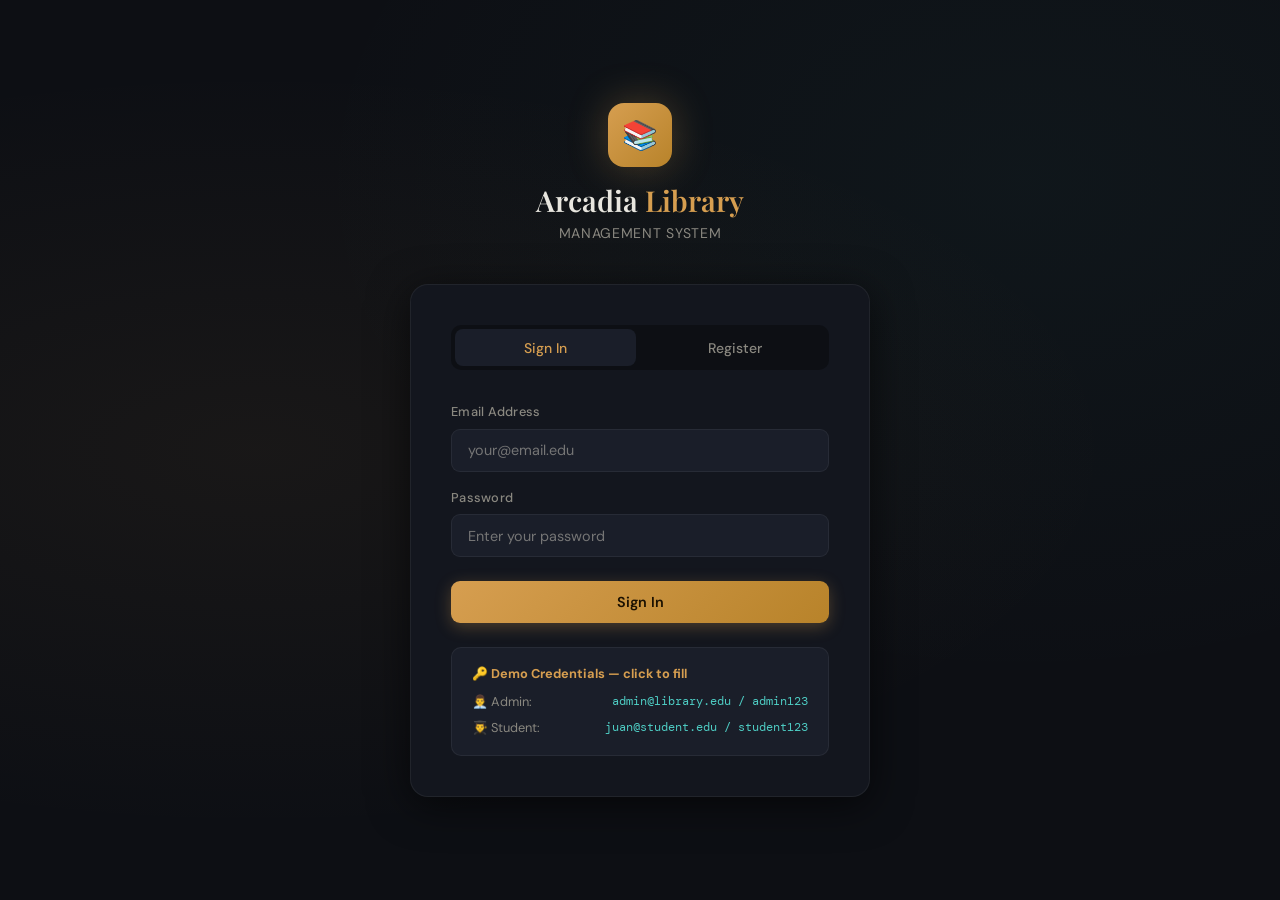
<file: index.html>
<!DOCTYPE html>
<html lang="en">
<head>
  <meta charset="UTF-8">
  <meta name="viewport" content="width=device-width, initial-scale=1.0">
  <title>Arcadia Library — Login</title>
  <link rel="stylesheet" href="css/style.css">
  <style>
    .hero-copy { text-align: center; margin-bottom: 3rem; }
    .hero-copy h1 { font-size: 2.5rem; margin-bottom: 0.5rem; }
    .hero-copy h1 span { color: var(--amber); }
    .hero-copy p { color: var(--text-secondary); font-size: 0.95rem; }
    .quick-demo {
      margin-top: 1.5rem; padding: 1rem 1.25rem;
      background: var(--bg-elevated); border-radius: 10px; border: 1px solid var(--border);
      font-size: 0.8rem; color: var(--text-secondary);
    }
    .quick-demo strong { color: var(--amber); display: block; margin-bottom: 0.5rem; }
    .demo-cred { display: flex; justify-content: space-between; margin-top: 0.35rem; }
    .demo-cred code { color: var(--teal); font-family: var(--font-mono); font-size: 0.78rem; cursor:pointer; }
    .demo-cred code:hover { color: var(--amber); text-decoration: underline; }
  </style>
</head>
<body class="auth-body">
  <div id="toastContainer" class="toast-container"></div>

  <div class="auth-container">
    <div class="auth-logo">
      <div class="logo-icon">📚</div>
      <h1>Arcadia <span style="color:var(--amber)">Library</span></h1>
      <p>Management System</p>
    </div>

    <div class="auth-card">
      <div class="auth-tabs">
        <button class="auth-tab active" data-form="loginForm">Sign In</button>
        <button class="auth-tab" data-form="registerForm">Register</button>
      </div>

      <!-- LOGIN -->
      <form class="auth-form" id="loginForm">
        <div class="form-group">
          <label>Email Address</label>
          <input type="email" id="loginEmail" placeholder="your@email.edu" autocomplete="email">
        </div>
        <div class="form-group">
          <label>Password</label>
          <input type="password" id="loginPassword" placeholder="Enter your password">
        </div>
        <button type="submit" class="btn btn-primary btn-full" style="margin-top:0.5rem">Sign In</button>
      </form>

      <!-- REGISTER -->
      <form class="auth-form hidden" id="registerForm">
        <div class="form-group">
          <label>Full Name</label>
          <input type="text" id="regName" placeholder="e.g. Juan dela Cruz">
        </div>
        <div class="form-row">
          <div class="form-group">
            <label>Email</label>
            <input type="email" id="regEmail" placeholder="your@email.edu">
          </div>
          <div class="form-group">
            <label>Password</label>
            <input type="password" id="regPassword" placeholder="Min. 6 characters">
          </div>
        </div>
        <div class="form-row">
          <div class="form-group">
            <label>Student ID</label>
            <input type="text" id="regStudentId" placeholder="2024-00000">
          </div>
          <div class="form-group">
            <label>Year Level</label>
            <select id="regYearLevel">
              <option value="">Select Year</option>
              <option>1st Year</option><option>2nd Year</option><option>3rd Year</option><option>4th Year</option>
            </select>
          </div>
        </div>
        <div class="form-group">
          <label>Course / Program</label>
          <input type="text" id="regCourse" placeholder="e.g. BS Computer Science">
        </div>
        <div class="form-group">
          <label>Home Address</label>
          <input type="text" id="regAddress" placeholder="Street, City">
        </div>
        <button type="submit" class="btn btn-primary btn-full">Create Account</button>
      </form>

      <div class="quick-demo">
        <strong>🔑 Demo Credentials — click to fill</strong>
        <div class="demo-cred">
          <span>👨‍💼 Admin:</span>
          <code onclick="fillCred('admin@library.edu','admin123')">admin@library.edu / admin123</code>
        </div>
        <div class="demo-cred">
          <span>👨‍🎓 Student:</span>
          <code onclick="fillCred('juan@student.edu','student123')">juan@student.edu / student123</code>
        </div>
      </div>
    </div>
  </div>

  <script src="js/db.js"></script>
  <script src="js/app.js"></script>
  <script>
    Auth.init();
    function fillCred(email, pass) {
      document.getElementById('loginEmail').value = email;
      document.getElementById('loginPassword').value = pass;
      // Make sure login tab is active
      document.querySelectorAll('.auth-tab').forEach(t => t.classList.remove('active'));
      document.querySelectorAll('.auth-form').forEach(f => f.classList.add('hidden'));
      document.querySelector('[data-form="loginForm"]').classList.add('active');
      document.getElementById('loginForm').classList.remove('hidden');
      App.toast('Credentials filled! Click Sign In.', 'info');
    }
  </script>
</body>
</html>
</file>
<file: css/style.css>
/* ============================================================
   ARCADIA LIBRARY MANAGEMENT SYSTEM — Main Stylesheet
   Aesthetic: Refined academic dark mode with warm amber accents
   ============================================================ */

@import url('https://fonts.googleapis.com/css2?family=Playfair+Display:ital,wght@0,400;0,600;0,700;1,400&family=DM+Sans:wght@300;400;500;600&family=DM+Mono:wght@400;500&display=swap');
 
:root {
  --bg-deep: #0d0f14;
  --bg-card: #13161e;
  --bg-elevated: #1a1e29;
  --bg-hover: #1f2435;
  --border: rgba(255,255,255,0.06);
  --border-accent: rgba(214,158,80,0.3);

  --amber: #d69e50;
  --amber-light: #e8b86d;
  --amber-dim: rgba(214,158,80,0.15);
  --amber-glow: rgba(214,158,80,0.08);

  --teal: #4ecdc4;
  --teal-dim: rgba(78,205,196,0.12);
  --rose: #e07070;
  --rose-dim: rgba(224,112,112,0.12);
  --sage: #7aad8a;
  --sage-dim: rgba(122,173,138,0.12);
  --lavender: #9b8fd4;

  --text-primary: #e8e6df;
  --text-secondary: #8a8880;
  --text-muted: #555360;
  --text-amber: #d69e50;

  --sidebar-w: 260px;
  --radius: 12px;
  --radius-lg: 18px;
  --shadow: 0 4px 24px rgba(0,0,0,0.4);
  --shadow-lg: 0 8px 40px rgba(0,0,0,0.6);

  --font-display: 'Playfair Display', Georgia, serif;
  --font-body: 'DM Sans', system-ui, sans-serif;
  --font-mono: 'DM Mono', monospace;
}

*, *::before, *::after { box-sizing: border-box; margin: 0; padding: 0; }

html { scroll-behavior: smooth; }

body {
  font-family: var(--font-body);
  background: var(--bg-deep);
  color: var(--text-primary);
  min-height: 100vh;
  line-height: 1.6;
  -webkit-font-smoothing: antialiased;
}

/* ── Scrollbar ─────────────────────────────── */
::-webkit-scrollbar { width: 6px; height: 6px; }
::-webkit-scrollbar-track { background: var(--bg-deep); }
::-webkit-scrollbar-thumb { background: var(--bg-elevated); border-radius: 3px; }
::-webkit-scrollbar-thumb:hover { background: var(--amber-dim); }

/* ── Typography ────────────────────────────── */
h1, h2, h3 { font-family: var(--font-display); font-weight: 600; line-height: 1.2; }

/* ══════════════════════════════════════════
   AUTH PAGES
══════════════════════════════════════════ */
.auth-body {
  display: flex; align-items: center; justify-content: center;
  min-height: 100vh;
  background: var(--bg-deep);
  background-image:
    radial-gradient(ellipse at 20% 50%, rgba(214,158,80,0.06) 0%, transparent 60%),
    radial-gradient(ellipse at 80% 20%, rgba(78,205,196,0.04) 0%, transparent 50%);
  padding: 2rem;
}

.auth-container {
  width: 100%; max-width: 460px;
}

.auth-logo {
  text-align: center; margin-bottom: 2.5rem;
}
.auth-logo .logo-icon {
  width: 64px; height: 64px; margin: 0 auto 1rem;
  background: linear-gradient(135deg, var(--amber), #b8832a);
  border-radius: 16px;
  display: flex; align-items: center; justify-content: center;
  font-size: 1.8rem;
  box-shadow: 0 0 40px rgba(214,158,80,0.3);
}
.auth-logo h1 { font-size: 1.8rem; color: var(--text-primary); }
.auth-logo p { color: var(--text-secondary); font-size: 0.875rem; margin-top: 0.25rem; letter-spacing: 0.05em; text-transform: uppercase; }

.auth-card {
  background: var(--bg-card);
  border: 1px solid var(--border);
  border-radius: var(--radius-lg);
  padding: 2.5rem;
  box-shadow: var(--shadow-lg);
}

.auth-tabs {
  display: flex; gap: 0.5rem; margin-bottom: 2rem;
  background: var(--bg-deep); border-radius: 10px; padding: 4px;
}
.auth-tab {
  flex: 1; padding: 0.6rem; border: none; background: transparent;
  color: var(--text-secondary); border-radius: 8px; cursor: pointer;
  font-family: var(--font-body); font-size: 0.875rem; font-weight: 500;
  transition: all 0.2s;
}
.auth-tab.active { background: var(--bg-elevated); color: var(--amber); }

.auth-form { display: flex; flex-direction: column; gap: 1rem; }
.auth-form.hidden { display: none; }

.form-group { display: flex; flex-direction: column; gap: 0.4rem; }
.form-group label { font-size: 0.8rem; color: var(--text-secondary); font-weight: 500; letter-spacing: 0.02em; }
.form-group input, .form-group select, .form-group textarea {
  background: var(--bg-elevated); border: 1px solid var(--border);
  border-radius: 9px; padding: 0.7rem 1rem;
  color: var(--text-primary); font-family: var(--font-body); font-size: 0.9rem;
  transition: border-color 0.2s, box-shadow 0.2s; outline: none; width: 100%;
}
.form-group input:focus, .form-group select:focus, .form-group textarea:focus {
  border-color: var(--amber); box-shadow: 0 0 0 3px rgba(214,158,80,0.1);
}
.form-group select option { background: var(--bg-elevated); }
.form-group textarea { resize: vertical; min-height: 80px; }
.form-row { display: grid; grid-template-columns: 1fr 1fr; gap: 1rem; }

.btn {
  display: inline-flex; align-items: center; justify-content: center; gap: 0.5rem;
  padding: 0.75rem 1.5rem; border: none; border-radius: 9px;
  font-family: var(--font-body); font-size: 0.9rem; font-weight: 600;
  cursor: pointer; transition: all 0.2s; text-decoration: none; white-space: nowrap;
}
.btn-primary {
  background: linear-gradient(135deg, var(--amber), #b8832a);
  color: #1a1000; box-shadow: 0 4px 16px rgba(214,158,80,0.3);
}
.btn-primary:hover { transform: translateY(-1px); box-shadow: 0 6px 20px rgba(214,158,80,0.4); }
.btn-secondary { background: var(--bg-elevated); color: var(--text-primary); border: 1px solid var(--border); }
.btn-secondary:hover { border-color: var(--border-accent); background: var(--bg-hover); }
.btn-danger { background: var(--rose-dim); color: var(--rose); border: 1px solid rgba(224,112,112,0.2); }
.btn-danger:hover { background: rgba(224,112,112,0.2); }
.btn-success { background: var(--sage-dim); color: var(--sage); border: 1px solid rgba(122,173,138,0.2); }
.btn-success:hover { background: rgba(122,173,138,0.2); }
.btn-teal { background: var(--teal-dim); color: var(--teal); border: 1px solid rgba(78,205,196,0.2); }
.btn-teal:hover { background: rgba(78,205,196,0.2); }
.btn-sm { padding: 0.45rem 0.9rem; font-size: 0.8rem; }
.btn-full { width: 100%; }
.btn:disabled { opacity: 0.5; cursor: not-allowed; transform: none !important; }

.auth-divider { text-align: center; color: var(--text-muted); font-size: 0.8rem; margin: 0.5rem 0; }
.auth-switch { text-align: center; font-size: 0.85rem; color: var(--text-secondary); margin-top: 1.5rem; }
.auth-switch a { color: var(--amber); text-decoration: none; cursor: pointer; }
.auth-switch a:hover { text-decoration: underline; }

/* ══════════════════════════════════════════
   DASHBOARD LAYOUT
══════════════════════════════════════════ */
.dashboard-body { display: flex; min-height: 100vh; }

/* Sidebar */
.sidebar {
  width: var(--sidebar-w); min-height: 100vh;
  background: var(--bg-card);
  border-right: 1px solid var(--border);
  display: flex; flex-direction: column;
  position: fixed; top: 0; left: 0; z-index: 100;
  transition: transform 0.3s;
}

.sidebar-logo {
  padding: 1.75rem 1.5rem 1.5rem;
  border-bottom: 1px solid var(--border);
  display: flex; align-items: center; gap: 0.875rem;
}
.sidebar-logo .logo-mark {
  width: 38px; height: 38px; border-radius: 10px; flex-shrink: 0;
  background: linear-gradient(135deg, var(--amber), #b8832a);
  display: flex; align-items: center; justify-content: center; font-size: 1.1rem;
}
.sidebar-logo .logo-text h2 { font-size: 1.1rem; color: var(--text-primary); font-family: var(--font-display); }
.sidebar-logo .logo-text span { font-size: 0.7rem; color: var(--text-secondary); text-transform: uppercase; letter-spacing: 0.08em; }

.sidebar-user {
  padding: 1.25rem 1.5rem; border-bottom: 1px solid var(--border);
  display: flex; align-items: center; gap: 0.75rem;
}
.user-avatar {
  width: 36px; height: 36px; border-radius: 50%; flex-shrink: 0;
  background: var(--amber-dim); border: 1px solid var(--border-accent);
  display: flex; align-items: center; justify-content: center;
  font-size: 0.9rem; color: var(--amber); font-weight: 600;
}
.user-info .user-name { font-size: 0.875rem; font-weight: 600; color: var(--text-primary); }
.user-info .user-role {
  font-size: 0.7rem; text-transform: uppercase; letter-spacing: 0.06em;
  color: var(--amber); font-weight: 500;
}

.sidebar-nav { flex: 1; padding: 1rem 0.75rem; overflow-y: auto; }
.nav-section-label {
  font-size: 0.65rem; text-transform: uppercase; letter-spacing: 0.1em;
  color: var(--text-muted); padding: 0.75rem 0.75rem 0.4rem; font-weight: 600;
}
.nav-item {
  display: flex; align-items: center; gap: 0.75rem;
  padding: 0.7rem 0.875rem; border-radius: 9px; margin-bottom: 2px;
  color: var(--text-secondary); cursor: pointer; transition: all 0.2s;
  font-size: 0.875rem; font-weight: 500; text-decoration: none;
}
.nav-item .nav-icon { font-size: 1rem; width: 20px; text-align: center; flex-shrink: 0; }
.nav-item:hover { background: var(--bg-elevated); color: var(--text-primary); }
.nav-item.active { background: var(--amber-dim); color: var(--amber); }
.nav-item .nav-badge {
  margin-left: auto; background: var(--amber); color: #1a1000;
  font-size: 0.65rem; font-weight: 700; padding: 0.15rem 0.5rem;
  border-radius: 100px; min-width: 18px; text-align: center;
}

.sidebar-footer {
  padding: 1rem 0.75rem; border-top: 1px solid var(--border);
}
.btn-logout {
  width: 100%; display: flex; align-items: center; gap: 0.75rem;
  padding: 0.7rem 0.875rem; border-radius: 9px; background: transparent;
  border: none; color: var(--rose); cursor: pointer; font-family: var(--font-body);
  font-size: 0.875rem; font-weight: 500; transition: all 0.2s;
}
.btn-logout:hover { background: var(--rose-dim); }

/* Main content */
.main-content {
  margin-left: var(--sidebar-w);
  flex: 1; display: flex; flex-direction: column; min-height: 100vh;
}

.topbar {
  padding: 1.25rem 2rem; background: var(--bg-card);
  border-bottom: 1px solid var(--border);
  display: flex; align-items: center; gap: 1rem; position: sticky; top: 0; z-index: 50;
}
.topbar-title { flex: 1; }
.topbar-title h1 { font-size: 1.4rem; color: var(--text-primary); font-family: var(--font-display); }
.topbar-title p { font-size: 0.8rem; color: var(--text-secondary); margin-top: 0.1rem; }
.topbar-actions { display: flex; gap: 0.75rem; align-items: center; }
.mobile-menu-btn { display: none; background: none; border: none; color: var(--text-secondary); cursor: pointer; font-size: 1.3rem; }

.search-bar {
  display: flex; align-items: center; gap: 0.5rem;
  background: var(--bg-elevated); border: 1px solid var(--border);
  border-radius: 9px; padding: 0.5rem 1rem; min-width: 240px;
}
.search-bar input {
  background: transparent; border: none; outline: none;
  color: var(--text-primary); font-family: var(--font-body); font-size: 0.875rem; width: 100%;
}
.search-bar .search-icon { color: var(--text-muted); font-size: 0.9rem; }

.page-content { padding: 2rem; flex: 1; }

/* ── Sections ─────────────────────────────── */
.section { display: none; }
.section.active { display: block; animation: fadeIn 0.3s ease; }
@keyframes fadeIn { from { opacity: 0; transform: translateY(8px); } to { opacity: 1; transform: translateY(0); } }

/* ── Stats Cards ──────────────────────────── */
.stats-grid { display: grid; grid-template-columns: repeat(auto-fit, minmax(200px, 1fr)); gap: 1.25rem; margin-bottom: 2rem; }

.stat-card {
  background: var(--bg-card); border: 1px solid var(--border);
  border-radius: var(--radius); padding: 1.5rem;
  display: flex; flex-direction: column; gap: 0.75rem;
  position: relative; overflow: hidden; transition: border-color 0.2s, transform 0.2s;
}
.stat-card:hover { border-color: var(--border-accent); transform: translateY(-2px); }
.stat-card::before {
  content: ''; position: absolute; top: 0; left: 0; right: 0; height: 2px;
}
.stat-card.amber::before { background: linear-gradient(90deg, var(--amber), transparent); }
.stat-card.teal::before { background: linear-gradient(90deg, var(--teal), transparent); }
.stat-card.rose::before { background: linear-gradient(90deg, var(--rose), transparent); }
.stat-card.sage::before { background: linear-gradient(90deg, var(--sage), transparent); }
.stat-card.lavender::before { background: linear-gradient(90deg, var(--lavender), transparent); }

.stat-label { font-size: 0.75rem; color: var(--text-secondary); text-transform: uppercase; letter-spacing: 0.06em; font-weight: 600; }
.stat-value { font-size: 2.2rem; font-family: var(--font-display); font-weight: 700; color: var(--text-primary); line-height: 1; }
.stat-sub { font-size: 0.75rem; color: var(--text-muted); }
.stat-icon { position: absolute; top: 1.25rem; right: 1.25rem; font-size: 1.5rem; opacity: 0.3; }

/* ── Cards & Panels ───────────────────────── */
.panel {
  background: var(--bg-card); border: 1px solid var(--border);
  border-radius: var(--radius); overflow: hidden;
}
.panel-header {
  padding: 1.25rem 1.5rem;
  border-bottom: 1px solid var(--border);
  display: flex; align-items: center; justify-content: space-between; flex-wrap: wrap; gap: 0.75rem;
}
.panel-header h3 { font-size: 1rem; color: var(--text-primary); font-family: var(--font-display); }
.panel-body { padding: 1.5rem; }

/* ── Tables ───────────────────────────────── */
.table-wrap { overflow-x: auto; }
table { width: 100%; border-collapse: collapse; font-size: 0.875rem; }
thead tr { border-bottom: 1px solid var(--border); }
th { padding: 0.875rem 1rem; text-align: left; color: var(--text-secondary); font-weight: 600; font-size: 0.75rem; text-transform: uppercase; letter-spacing: 0.06em; white-space: nowrap; }
td { padding: 0.875rem 1rem; border-bottom: 1px solid rgba(255,255,255,0.03); vertical-align: middle; }
tr:last-child td { border-bottom: none; }
tr:hover td { background: var(--bg-elevated); }
.td-actions { display: flex; gap: 0.5rem; flex-wrap: wrap; }

/* ── Badges / Status Pills ────────────────── */
.badge {
  display: inline-flex; align-items: center; gap: 0.35rem;
  padding: 0.25rem 0.7rem; border-radius: 100px;
  font-size: 0.72rem; font-weight: 600; letter-spacing: 0.02em; white-space: nowrap;
}
.badge::before { content: ''; width: 5px; height: 5px; border-radius: 50%; background: currentColor; }
.badge-pending { background: rgba(214,158,80,0.15); color: var(--amber); }
.badge-approved { background: var(--teal-dim); color: var(--teal); }
.badge-ready { background: var(--sage-dim); color: var(--sage); }
.badge-rejected { background: var(--rose-dim); color: var(--rose); }
.badge-returned { background: rgba(155,143,212,0.15); color: var(--lavender); }
.badge-available { background: var(--sage-dim); color: var(--sage); }
.badge-unavailable { background: var(--rose-dim); color: var(--rose); }

/* ── Book Grid ────────────────────────────── */
.books-toolbar {
  display: flex; gap: 1rem; align-items: center; flex-wrap: wrap; margin-bottom: 1.5rem;
}
.filter-chips { display: flex; gap: 0.5rem; flex-wrap: wrap; }
.chip {
  padding: 0.35rem 0.875rem; border-radius: 100px;
  background: var(--bg-elevated); border: 1px solid var(--border);
  color: var(--text-secondary); font-size: 0.8rem; cursor: pointer; transition: all 0.2s;
}
.chip.active { background: var(--amber-dim); border-color: var(--border-accent); color: var(--amber); }
.chip:hover { border-color: var(--border-accent); color: var(--text-primary); }

.books-grid { display: grid; grid-template-columns: repeat(auto-fill, minmax(200px, 1fr)); gap: 1.25rem; }

.book-card {
  background: var(--bg-card); border: 1px solid var(--border);
  border-radius: var(--radius); overflow: hidden; cursor: pointer;
  transition: all 0.25s; display: flex; flex-direction: column;
}
.book-card:hover { transform: translateY(-4px); box-shadow: var(--shadow-lg); border-color: var(--border-accent); }
.book-cover {
  height: 220px; background: var(--bg-elevated); overflow: hidden;
  display: flex; align-items: center; justify-content: center; position: relative;
}
.book-cover img { width: 100%; height: 100%; object-fit: cover; transition: transform 0.3s; }
.book-card:hover .book-cover img { transform: scale(1.04); }
.book-cover-placeholder { font-size: 3rem; opacity: 0.3; }
.book-avail-tag {
  position: absolute; top: 0.5rem; right: 0.5rem;
  padding: 0.2rem 0.6rem; border-radius: 6px;
  font-size: 0.65rem; font-weight: 700; backdrop-filter: blur(8px);
}
.book-avail-tag.avail { background: rgba(122,173,138,0.8); color: #fff; }
.book-avail-tag.unavail { background: rgba(224,112,112,0.8); color: #fff; }
.book-info { padding: 1rem; flex: 1; display: flex; flex-direction: column; gap: 0.3rem; }
.book-category { font-size: 0.7rem; text-transform: uppercase; letter-spacing: 0.06em; color: var(--amber); font-weight: 600; }
.book-title { font-size: 0.9rem; font-weight: 600; color: var(--text-primary); line-height: 1.3; font-family: var(--font-display); }
.book-author { font-size: 0.78rem; color: var(--text-secondary); }
.book-copies { font-size: 0.72rem; color: var(--text-muted); margin-top: auto; padding-top: 0.5rem; }

/* ── Admin Book Table rows ────────────────── */
.book-thumb { width: 38px; height: 50px; object-fit: cover; border-radius: 4px; background: var(--bg-elevated); }

/* ── Modal ────────────────────────────────── */
.modal-overlay {
  position: fixed; inset: 0; background: rgba(0,0,0,0.75);
  backdrop-filter: blur(4px); z-index: 200;
  display: none; align-items: center; justify-content: center; padding: 1rem;
}
.modal-overlay.open { display: flex; animation: fadeIn 0.2s ease; }

.modal {
  background: var(--bg-card); border: 1px solid var(--border);
  border-radius: var(--radius-lg); width: 100%; max-width: 560px;
  max-height: 90vh; overflow-y: auto; box-shadow: var(--shadow-lg);
  animation: slideUp 0.3s ease;
}
@keyframes slideUp { from { transform: translateY(20px); opacity: 0; } to { transform: translateY(0); opacity: 1; } }

.modal-header {
  padding: 1.5rem; border-bottom: 1px solid var(--border);
  display: flex; align-items: flex-start; justify-content: space-between;
}
.modal-header h2 { font-size: 1.2rem; font-family: var(--font-display); }
.modal-close { background: none; border: none; color: var(--text-muted); cursor: pointer; font-size: 1.2rem; padding: 0.25rem; transition: color 0.2s; }
.modal-close:hover { color: var(--text-primary); }
.modal-body { padding: 1.5rem; }
.modal-footer { padding: 1.25rem 1.5rem; border-top: 1px solid var(--border); display: flex; gap: 0.75rem; justify-content: flex-end; }

/* Book detail modal */
.book-detail-cover {
  width: 120px; height: 170px; border-radius: 8px; object-fit: cover;
  background: var(--bg-elevated); flex-shrink: 0;
}
.book-detail-header { display: flex; gap: 1.5rem; margin-bottom: 1.5rem; }
.book-detail-meta { flex: 1; }
.book-detail-meta h2 { font-family: var(--font-display); font-size: 1.3rem; margin-bottom: 0.5rem; }
.book-detail-meta .meta-row { display: flex; gap: 0.5rem; margin-bottom: 0.4rem; font-size: 0.85rem; }
.book-detail-meta .meta-label { color: var(--text-secondary); min-width: 80px; }
.book-desc { font-size: 0.875rem; color: var(--text-secondary); line-height: 1.7; margin-bottom: 1.5rem; }

/* ── Toast ────────────────────────────────── */
.toast-container { position: fixed; bottom: 2rem; right: 2rem; z-index: 300; display: flex; flex-direction: column; gap: 0.75rem; }
.toast {
  background: var(--bg-elevated); border: 1px solid var(--border);
  border-radius: 10px; padding: 1rem 1.25rem;
  display: flex; align-items: center; gap: 0.75rem;
  font-size: 0.875rem; color: var(--text-primary);
  box-shadow: var(--shadow-lg); min-width: 280px; max-width: 380px;
  animation: toastIn 0.3s ease; pointer-events: none;
}
@keyframes toastIn { from { transform: translateX(100%); opacity: 0; } to { transform: translateX(0); opacity: 1; } }
.toast.success .toast-icon { color: var(--sage); }
.toast.error .toast-icon { color: var(--rose); }
.toast.info .toast-icon { color: var(--teal); }
.toast.warning .toast-icon { color: var(--amber); }
.toast-icon { font-size: 1.1rem; }
.toast-msg { flex: 1; }
.toast-out { animation: toastOut 0.3s ease forwards; }
@keyframes toastOut { to { transform: translateX(100%); opacity: 0; } }

/* ── Empty State ──────────────────────────── */
.empty-state { text-align: center; padding: 4rem 2rem; color: var(--text-muted); }
.empty-state .empty-icon { font-size: 3rem; margin-bottom: 1rem; opacity: 0.4; }
.empty-state p { font-size: 0.9rem; }

/* ── Request status card ──────────────────── */
.request-card {
  background: var(--bg-card); border: 1px solid var(--border);
  border-radius: var(--radius); padding: 1.25rem; margin-bottom: 1rem;
  display: flex; gap: 1rem; align-items: flex-start;
  transition: border-color 0.2s;
}
.request-card:hover { border-color: var(--border-accent); }
.request-card-cover { width: 50px; height: 70px; object-fit: cover; border-radius: 6px; background: var(--bg-elevated); flex-shrink: 0; }
.request-card-info { flex: 1; }
.request-card-info h4 { font-size: 0.95rem; font-weight: 600; font-family: var(--font-display); margin-bottom: 0.25rem; }
.request-card-info p { font-size: 0.8rem; color: var(--text-secondary); }
.request-card-status { display: flex; flex-direction: column; align-items: flex-end; gap: 0.5rem; }

/* ── Filters row ──────────────────────────── */
.filters-row { display: flex; gap: 0.75rem; flex-wrap: wrap; align-items: center; }
.filters-row select {
  background: var(--bg-elevated); border: 1px solid var(--border);
  border-radius: 8px; padding: 0.5rem 0.875rem;
  color: var(--text-primary); font-family: var(--font-body); font-size: 0.85rem; outline: none; cursor: pointer;
}
.filters-row select:focus { border-color: var(--amber); }

/* ── Dashboard grids ──────────────────────── */
.dashboard-grid-2 { display: grid; grid-template-columns: 1fr 1fr; gap: 1.5rem; }
.recent-item { display: flex; align-items: center; gap: 0.875rem; padding: 0.875rem 0; border-bottom: 1px solid var(--border); }
.recent-item:last-child { border-bottom: none; }
.recent-item .ri-icon { width: 36px; height: 36px; border-radius: 9px; display: flex; align-items: center; justify-content: center; font-size: 1rem; flex-shrink: 0; }
.recent-item .ri-body { flex: 1; }
.recent-item .ri-title { font-size: 0.875rem; font-weight: 500; }
.recent-item .ri-sub { font-size: 0.75rem; color: var(--text-secondary); }

/* ── Inline form (add book) ───────────────── */
.add-book-form { display: grid; grid-template-columns: 1fr 1fr; gap: 1rem; }
.add-book-form .full { grid-column: 1 / -1; }

/* ── Availability bar ─────────────────────── */
.avail-bar { height: 4px; border-radius: 2px; background: var(--bg-elevated); overflow: hidden; margin-top: 0.4rem; }
.avail-bar-fill { height: 100%; border-radius: 2px; background: var(--sage); transition: width 0.3s; }

/* ── Responsive ───────────────────────────── */
@media (max-width: 900px) {
  .dashboard-grid-2 { grid-template-columns: 1fr; }
  .books-grid { grid-template-columns: repeat(auto-fill, minmax(160px, 1fr)); }
}
@media (max-width: 768px) {
  .sidebar { transform: translateX(-100%); }
  .sidebar.open { transform: translateX(0); }
  .main-content { margin-left: 0; }
  .mobile-menu-btn { display: flex; }
  .page-content { padding: 1.25rem; }
  .topbar { padding: 1rem 1.25rem; }
  .stats-grid { grid-template-columns: 1fr 1fr; }
  .book-detail-header { flex-direction: column; }
  .form-row { grid-template-columns: 1fr; }
  .add-book-form { grid-template-columns: 1fr; }
  .toast-container { bottom: 1rem; right: 1rem; left: 1rem; }
  .toast { min-width: unset; }
  .search-bar { min-width: 160px; }
}
@media (max-width: 480px) {
  .stats-grid { grid-template-columns: 1fr; }
  .auth-card { padding: 1.5rem; }
}

/* ── Overlay for mobile sidebar ───────────── */
.sidebar-overlay {
  display: none; position: fixed; inset: 0;
  background: rgba(0,0,0,0.5); z-index: 99;
}
.sidebar-overlay.open { display: block; }

/* ── Due date warning ─────────────────────── */
.due-warning { color: var(--rose); font-size: 0.75rem; font-weight: 600; }
.due-ok { color: var(--text-muted); font-size: 0.75rem; }

/* SQL Schema hint block */
.sql-block {
  background: var(--bg-deep); border: 1px solid var(--border);
  border-radius: 10px; padding: 1.5rem; font-family: var(--font-mono);
  font-size: 0.78rem; color: var(--text-secondary); overflow-x: auto; line-height: 1.8;
  white-space: pre;
}
.sql-kw { color: var(--amber); }
.sql-type { color: var(--teal); }
.sql-comment { color: var(--text-muted); 
}
#sec-schema {
  display: none;
}
#sec-schema {
  display: none; /* hides the section from view */
}
</file>
